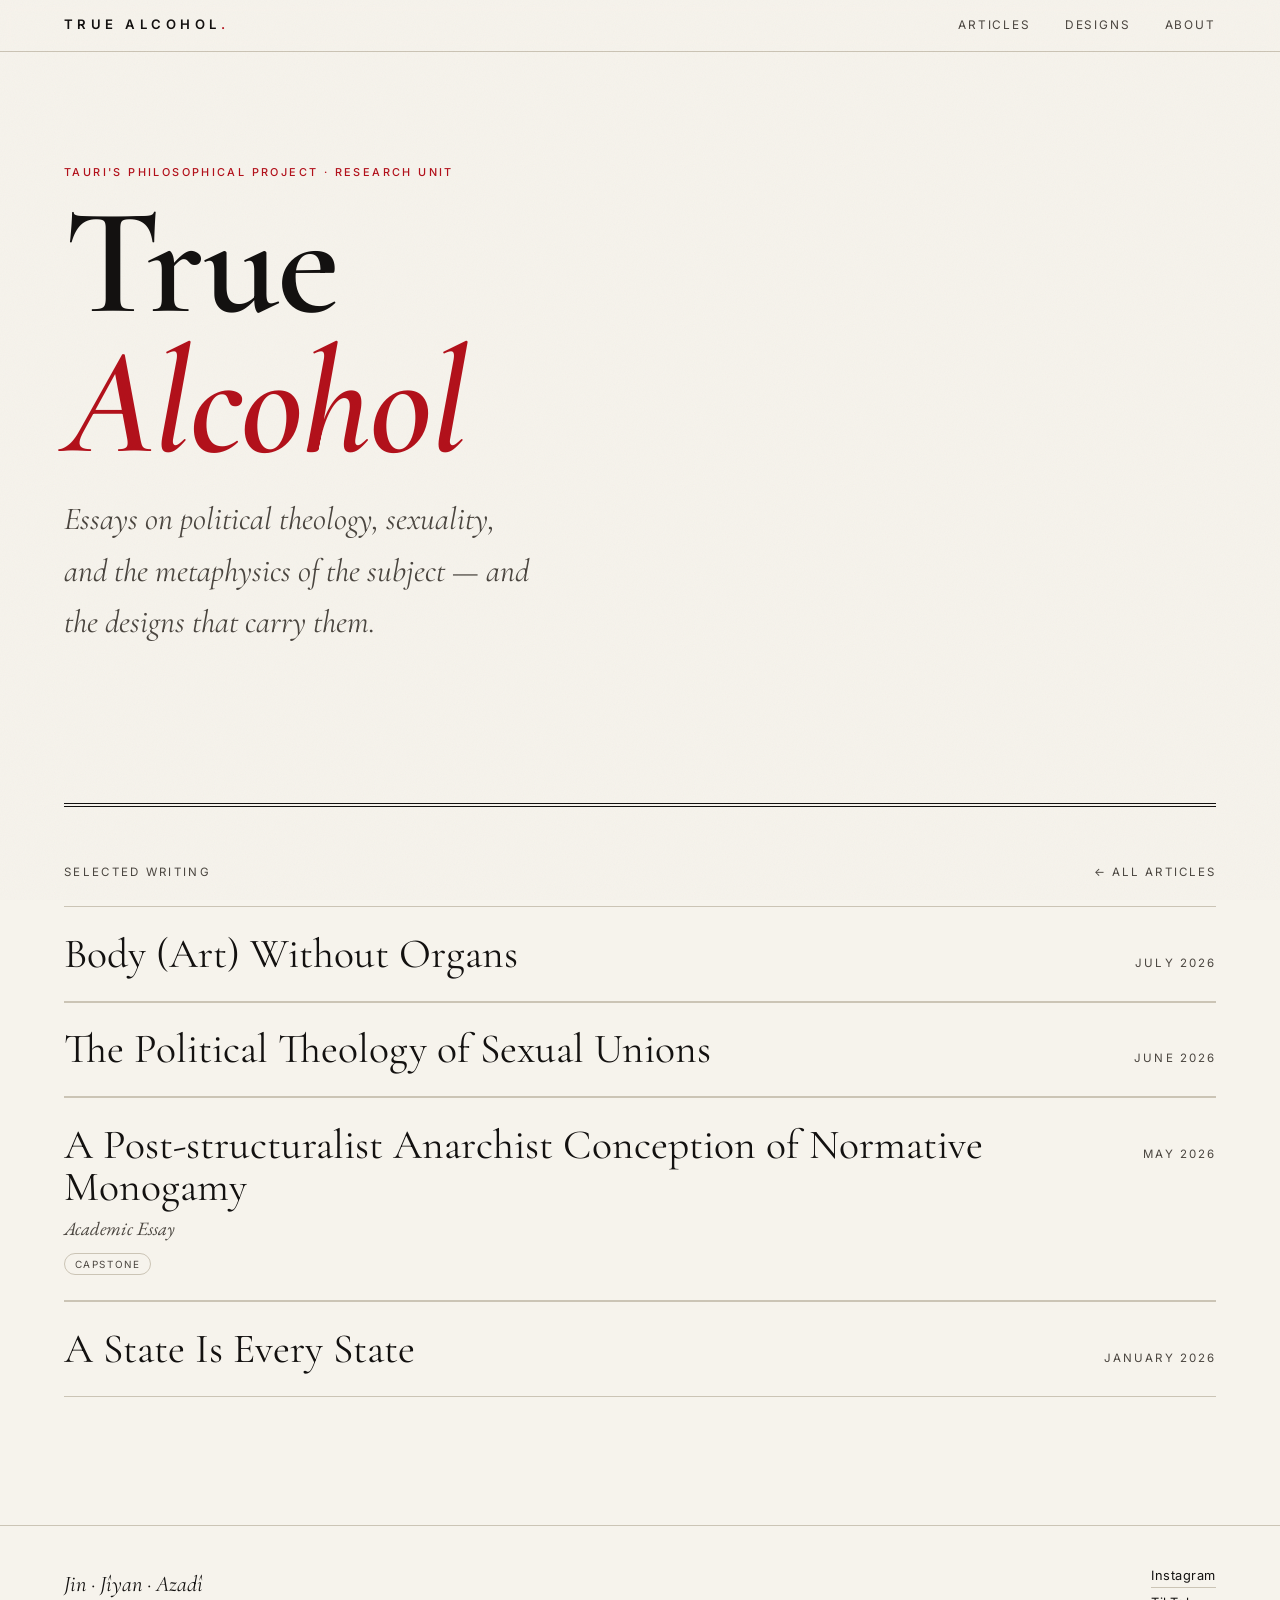
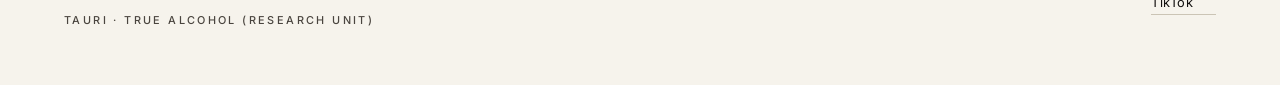
<file: index.html>
<!DOCTYPE html>
<html lang="en" data-year="2026">
<head>
  <meta charset="utf-8">
  <meta name="viewport" content="width=device-width, initial-scale=1">
  <title>True Alcohol — Tauri's Philosophical Project</title>
  <link rel="icon" href="assets/img/portrait.jpg">
  <meta name="description" content="Tauri's Philosophical Project. Essays, research, and design from the True Alcohol Research Unit.">
  <link rel="preconnect" href="https://fonts.googleapis.com">
  <link rel="preconnect" href="https://fonts.gstatic.com" crossorigin>
  <link href="https://fonts.googleapis.com/css2?family=Cormorant+Garamond:ital,wght@0,400;0,500;0,600;0,700;1,400;1,500;1,600&family=EB+Garamond:ital,wght@0,400;0,500;1,400&family=Inter:wght@400;500;600&family=UnifrakturCook:wght@700&display=swap" rel="stylesheet">
  <link rel="stylesheet" href="assets/css/style.css">
</head>
<body>
  <div id="site-head"></div>

  <main>
    <section class="hero wrap">
      <p class="eyebrow">Tauri's Philosophical Project · Research Unit</p>
      <h1 class="hero__mark">True<br><em>Alcohol</em></h1>
      <p class="hero__sub">Essays on political theology, sexuality, and the metaphysics of the subject — and the designs that carry them.</p>
    </section>

    <div class="wrap">
      <hr class="rule rule--double">
      <div class="creditblock" style="justify-content:space-between">
        <span>Selected Writing</span>
        <span><a class="backlink" href="articles.html" style="border:0">All articles</a></span>
      </div>
      <div id="article-list" data-limit="4" style="margin-top:1.5rem"></div>
    </div>
  </main>

  <div id="site-foot"></div>

  <script src="assets/js/site.js"></script>
  <script src="assets/js/articles.js"></script>
</body>
</html>
</file>
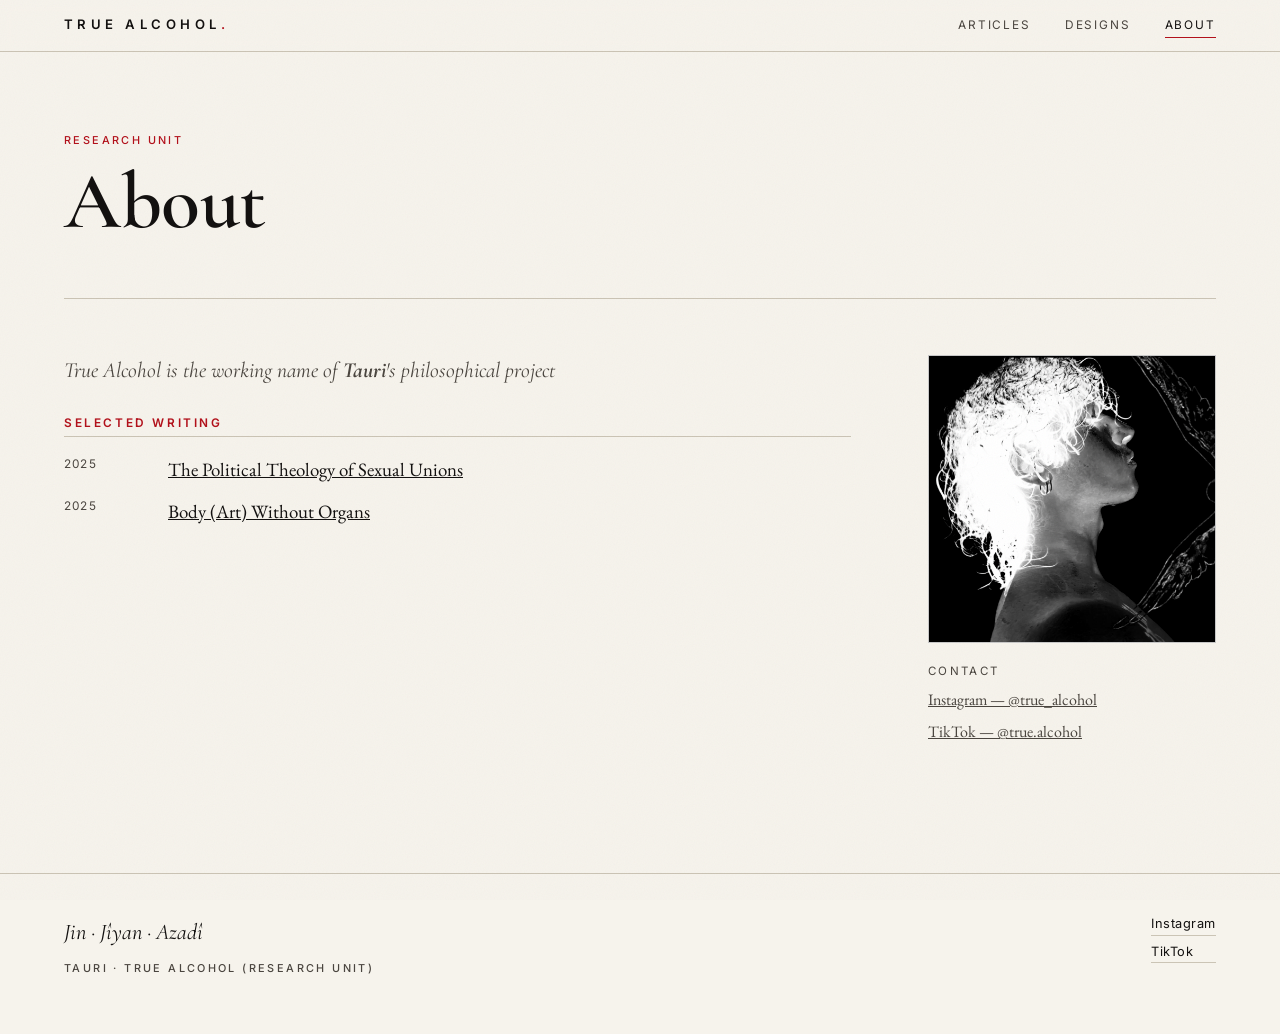
<file: about.html>
<!DOCTYPE html>
<html lang="en" data-year="2026">
<head>
  <meta charset="utf-8">
  <meta name="viewport" content="width=device-width, initial-scale=1">
  <title>About — True Alcohol</title>
  <link rel="icon" href="assets/img/portrait.jpg">
  <meta name="description" content="About Tauri and the True Alcohol Research Unit.">
  <link rel="preconnect" href="https://fonts.googleapis.com">
  <link rel="preconnect" href="https://fonts.gstatic.com" crossorigin>
  <link href="https://fonts.googleapis.com/css2?family=Cormorant+Garamond:ital,wght@0,400;0,500;0,600;0,700;1,400;1,500;1,600&family=EB+Garamond:ital,wght@0,400;0,500;1,400&family=Inter:wght@400;500;600&family=UnifrakturCook:wght@700&display=swap" rel="stylesheet">
  <link rel="stylesheet" href="assets/css/style.css">
</head>
<body>
  <div id="site-head"></div>

  <main class="wrap">
    <header class="article-head">
      <p class="eyebrow">Research Unit</p>
      <h1 class="article-title">About</h1>
      <hr class="rule">
    </header>

    <div class="about-grid">
      <div class="stack" style="--flow:1.2rem">
        <!-- ▼▼ REPLACE THIS BIO with your own text ▼▼ -->
        <p style="font-family:var(--display);font-style:italic;font-size:1.35rem;line-height:1.4;color:var(--ink-soft)">
          True Alcohol is the working name of <strong>Tauri</strong>'s philosophical project
        </p>
        <!-- <p>
          [Placeholder bio. Tell me a paragraph or two about your background, where you studied,
          what questions drive your work, and any affiliations — and I'll set it here in your voice.]
        </p>
        <p>
          The writing collected here moves between the essay and the fragment; the designs are not
          illustrations of the texts but arguments in their own right.
        </p> -->
        <!-- ▲▲ REPLACE THIS BIO ▲▲ -->

        <div class="cv">
          <!-- <h2>Research</h2>
          <ul>
            <li><span class="yr">Areas</span><span>Political theology · sexuality &amp; psychoanalysis · post-anarchism · esotericism</span></li>
            <li><span class="yr">Unit</span><span>True Alcohol (Research Unit)</span></li>
          </ul> -->

          <!-- <h2>Education</h2> -->
          <!-- <ul>
            <li><span class="yr">2026</span><span>[Degree, A]</span></li>
            <li><span class="yr">Year</span><span>[Degree, institution — replace]</span></li>
          </ul> -->

          <h2>Selected Writing</h2>
          <ul>
            <li><span class="yr">2025</span><span><a href="articles.html">The Political Theology of Sexual Unions</a></span></li>
            <li><span class="yr">2025</span><span><a href="articles.html">Body (Art) Without Organs</a></span></li>
          </ul>
        </div>
      </div>

      <aside>
        <img class="portrait" src="assets/img/portrait.jpg" alt="Portrait" style="width:100%;display:block">
        <div class="creditblock" style="margin-top:1.2rem;flex-direction:column;align-items:flex-start;gap:.4rem">
          <span>Contact</span>
          <a href="https://www.instagram.com/true_alcohol/" target="_blank" rel="noopener" style="text-transform:none;letter-spacing:0;font-family:var(--body);font-size:1rem">Instagram — @true_alcohol</a>
          <a href="https://www.tiktok.com/@true.alcohol" target="_blank" rel="noopener" style="text-transform:none;letter-spacing:0;font-family:var(--body);font-size:1rem">TikTok — @true.alcohol</a>
        </div>
      </aside>
    </div>
  </main>

  <div id="site-foot"></div>

  <script src="assets/js/site.js"></script>
</body>
</html>
</file>
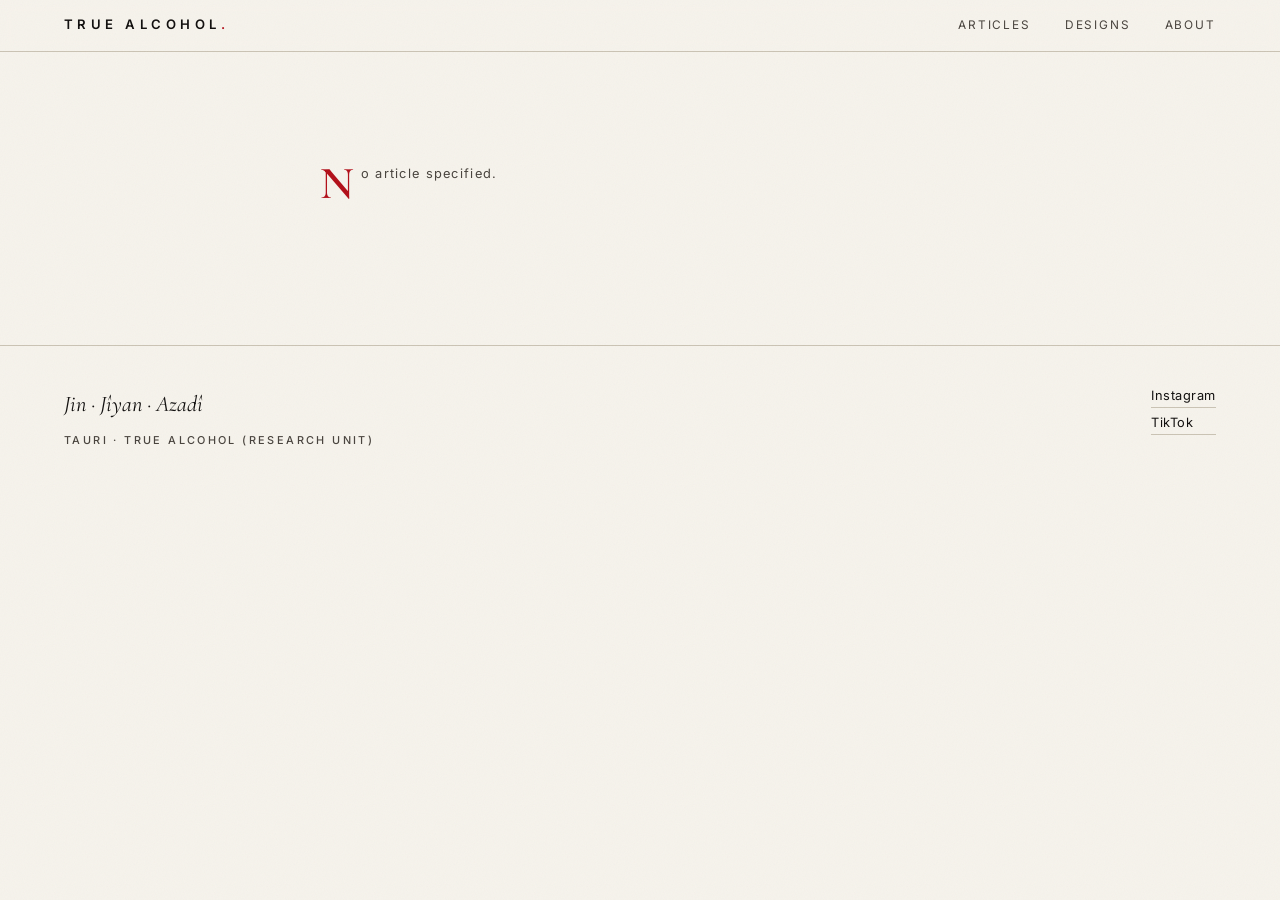
<file: article.html>
<!DOCTYPE html>
<html lang="en" data-year="2026">
<head>
  <meta charset="utf-8">
  <meta name="viewport" content="width=device-width, initial-scale=1">
  <title>True Alcohol</title>
  <link rel="icon" href="assets/img/portrait.jpg">
  <meta name="description" content="An essay from Tauri's Philosophical Project.">
  <link rel="preconnect" href="https://fonts.googleapis.com">
  <link rel="preconnect" href="https://fonts.gstatic.com" crossorigin>
  <link href="https://fonts.googleapis.com/css2?family=Cormorant+Garamond:ital,wght@0,400;0,500;0,600;0,700;1,400;1,500;1,600&family=EB+Garamond:ital,wght@0,400;0,500;1,400&family=Inter:wght@400;500;600&family=UnifrakturCook:wght@700&display=swap" rel="stylesheet">
  <link rel="stylesheet" href="assets/css/style.css">
</head>
<body>
  <div id="site-head"></div>

  <main>
    <header id="article-head" class="article-head"></header>
    <article id="article-body" class="prose wrap"><p class="loading">Loading…</p></article>
  </main>

  <div id="site-foot"></div>

  <script src="assets/js/marked.min.js"></script>
  <script src="assets/js/site.js"></script>
  <script src="assets/js/articles.js"></script>
  <script src="assets/js/article.js"></script>
</body>
</html>
</file>
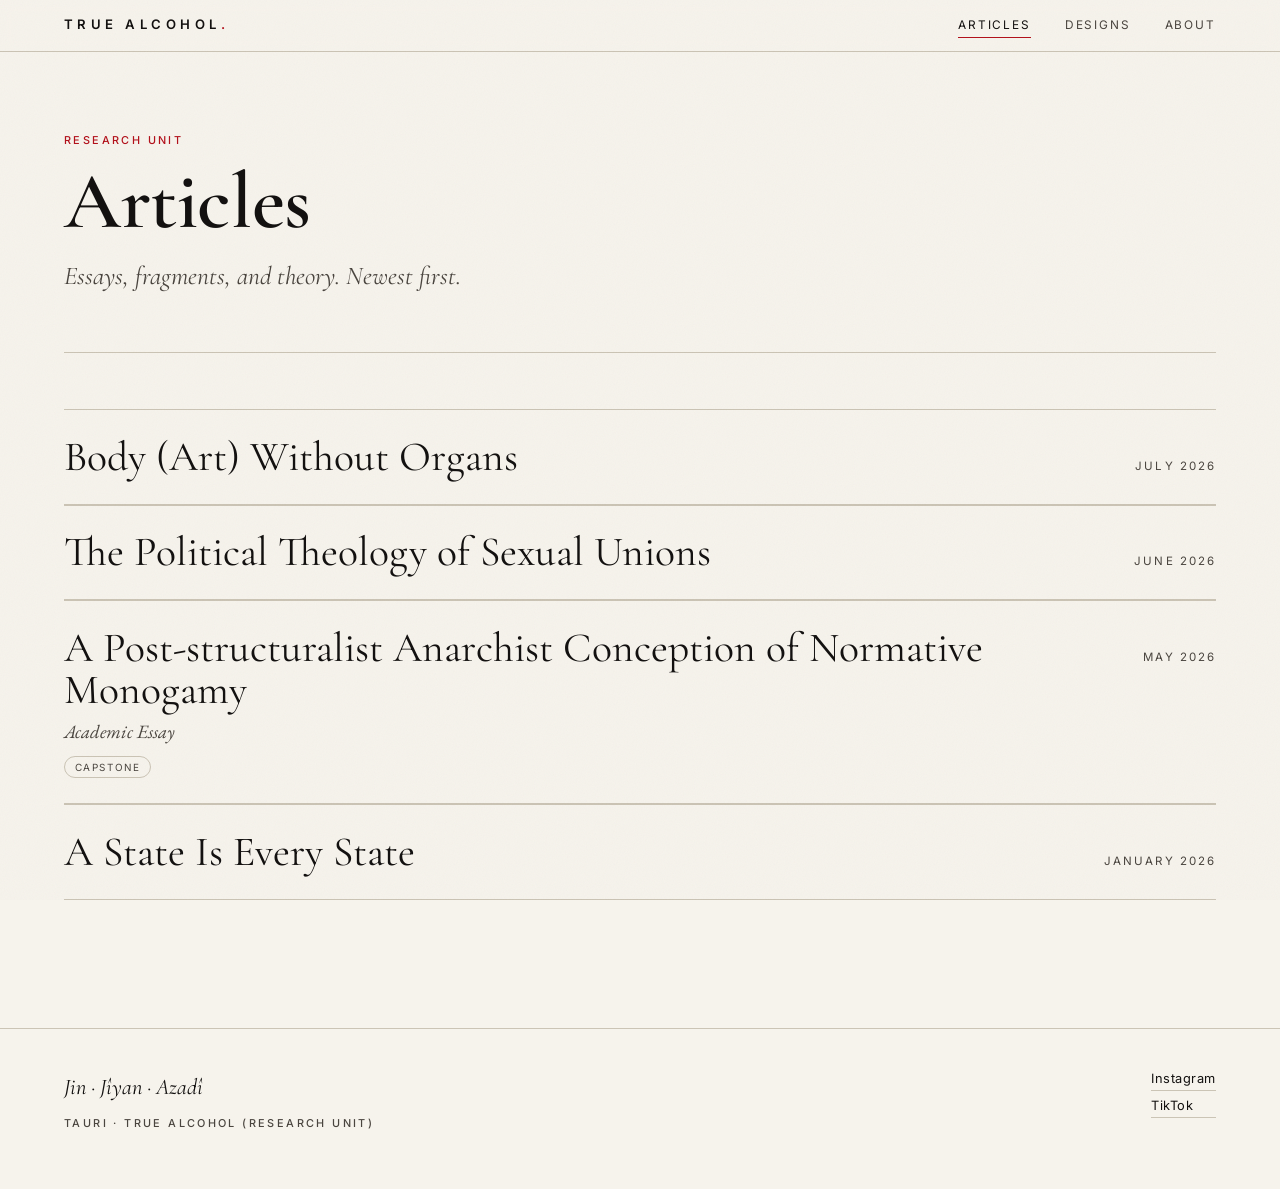
<file: articles.html>
<!DOCTYPE html>
<html lang="en" data-year="2026">
<head>
  <meta charset="utf-8">
  <meta name="viewport" content="width=device-width, initial-scale=1">
  <title>Articles — True Alcohol</title>
  <link rel="icon" href="assets/img/portrait.jpg">
  <meta name="description" content="Essays and research from Tauri's Philosophical Project.">
  <link rel="preconnect" href="https://fonts.googleapis.com">
  <link rel="preconnect" href="https://fonts.gstatic.com" crossorigin>
  <link href="https://fonts.googleapis.com/css2?family=Cormorant+Garamond:ital,wght@0,400;0,500;0,600;0,700;1,400;1,500;1,600&family=EB+Garamond:ital,wght@0,400;0,500;1,400&family=Inter:wght@400;500;600&family=UnifrakturCook:wght@700&display=swap" rel="stylesheet">
  <link rel="stylesheet" href="assets/css/style.css">
</head>
<body>
  <div id="site-head"></div>

  <main class="wrap">
    <header class="article-head">
      <p class="eyebrow">Research Unit</p>
      <h1 class="article-title">Articles</h1>
      <p class="article-sub">Essays, fragments, and theory. Newest first.</p>
      <hr class="rule">
    </header>
    <div id="article-list"><p class="loading">Loading…</p></div>
  </main>

  <div id="site-foot"></div>

  <script src="assets/js/site.js"></script>
  <script src="assets/js/articles.js"></script>
</body>
</html>
</file>
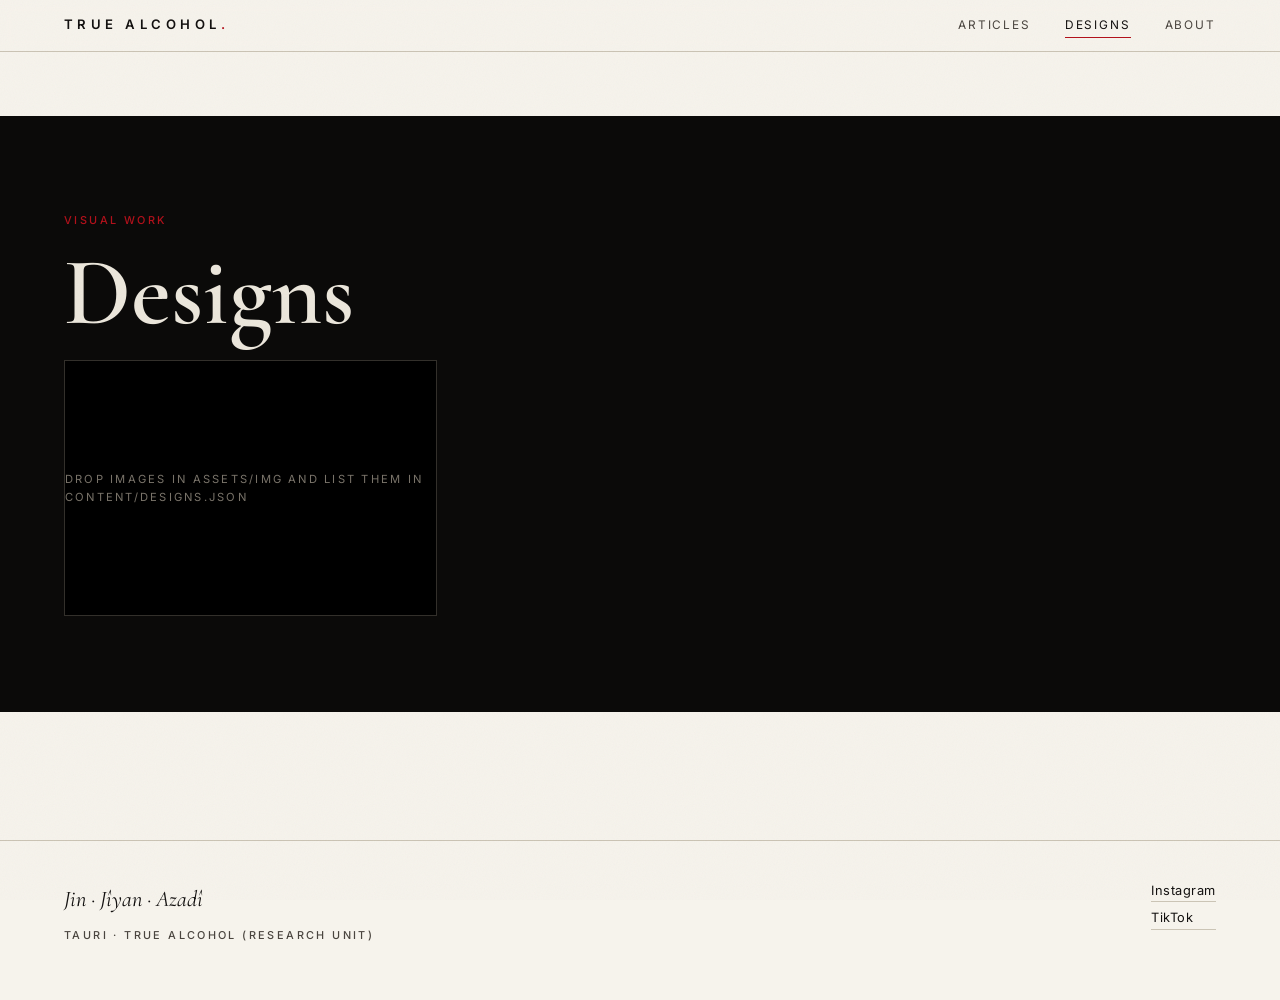
<file: designs.html>
<!DOCTYPE html>
<html lang="en" data-year="2026">
<head>
  <meta charset="utf-8">
  <meta name="viewport" content="width=device-width, initial-scale=1">
  <title>Designs — True Alcohol</title>
  <link rel="icon" href="assets/img/portrait.jpg">
  <meta name="description" content="Covers, plates, and visual work from the True Alcohol Research Unit.">
  <link rel="preconnect" href="https://fonts.googleapis.com">
  <link rel="preconnect" href="https://fonts.gstatic.com" crossorigin>
  <link href="https://fonts.googleapis.com/css2?family=Cormorant+Garamond:ital,wght@0,400;0,500;0,600;0,700;1,400;1,500;1,600&family=EB+Garamond:ital,wght@0,400;0,500;1,400&family=Inter:wght@400;500;600&family=UnifrakturCook:wght@700&display=swap" rel="stylesheet">
  <link rel="stylesheet" href="assets/css/style.css">
</head>
<body>
  <div id="site-head"></div>

  <main>
    <section class="gallery-section">
      <div class="wrap">
        <header class="gallery-head">
          <p class="eyebrow">Visual Work</p>
          <h1>Designs</h1>
        </header>
        <div id="gallery" class="gallery"><div class="plate plate--placeholder">Loading…</div></div>
      </div>
    </section>
  </main>

  <div id="site-foot"></div>

  <script src="assets/js/site.js"></script>
  <script src="assets/js/articles.js"></script>
  <script src="assets/js/designs.js"></script>
</body>
</html>
</file>
<file: assets/css/style.css>
/* =========================================================================
   TRUE ALCOHOL — Tauri's Philosophical Project
   Design system: samizdat / critical-theory zine
   B&W paper base · high-contrast serif · rare red accent · photocopy grain
   ========================================================================= */

:root {
  /* Ink & paper */
  --paper:      #f6f3ec;   /* warm off-white, printed feel */
  --paper-2:    #efeade;   /* slightly deeper panel        */
  --ink:        #131110;   /* near-black text              */
  --ink-soft:   #4a453f;   /* secondary text               */
  --hair:       #cbc4b5;   /* hairline rules               */
  --red:        #b3111b;   /* the one accent               */

  /* Inverted (dark) surfaces */
  --void:       #0b0a09;
  --void-ink:   #ece7dc;
  --void-hair:  #33302b;

  /* Type */
  --display: "Cormorant Garamond", Georgia, "Times New Roman", serif;
  --body:    "EB Garamond", Georgia, "Times New Roman", serif;
  --meta:    "Inter", ui-sans-serif, system-ui, "Helvetica Neue", Arial, sans-serif;
  --fraktur: "UnifrakturCook", var(--display);

  --measure: 40rem;        /* reading column width */
  --gutter:  clamp(1.25rem, 4vw, 3rem);
  --maxw:    72rem;
}

/* ------------------------------------------------------------------ reset */
*, *::before, *::after { box-sizing: border-box; }
html { -webkit-text-size-adjust: 100%; }
body {
  margin: 0;
  background: var(--paper);
  color: var(--ink);
  font-family: var(--body);
  font-size: clamp(1.02rem, 0.55vw + 0.9rem, 1.18rem);
  line-height: 1.62;
  font-feature-settings: "liga" 1, "onum" 1, "kern" 1;
  text-rendering: optimizeLegibility;
  -webkit-font-smoothing: antialiased;
}
img { max-width: 100%; height: auto; display: block; }
a { color: inherit; }
h1, h2, h3, h4 { font-family: var(--display); font-weight: 600; line-height: 1.06; margin: 0; }
p { margin: 0 0 1.1em; }

/* photocopy grain overlay -------------------------------------------------- */
body::after {
  content: "";
  position: fixed; inset: 0;
  pointer-events: none;
  z-index: 9999;
  opacity: .045;
  mix-blend-mode: multiply;
  background-image: url("data:image/svg+xml,%3Csvg xmlns='http://www.w3.org/2000/svg' width='160' height='160'%3E%3Cfilter id='n'%3E%3CfeTurbulence type='fractalNoise' baseFrequency='0.9' numOctaves='2' stitchTiles='stitch'/%3E%3C/filter%3E%3Crect width='100%25' height='100%25' filter='url(%23n)'/%3E%3C/svg%3E");
}

/* ---------------------------------------------------------------- layout */
.wrap { width: min(100% - 2 * var(--gutter), var(--maxw)); margin-inline: auto; }
.measure { max-width: var(--measure); }
.stack > * + * { margin-top: var(--flow, 1.1rem); }

/* meta / eyebrow / credit text ------------------------------------------- */
.meta, .eyebrow, .credit {
  font-family: var(--meta);
  font-weight: 500;
  letter-spacing: .22em;
  text-transform: uppercase;
  font-size: .68rem;
  color: var(--ink-soft);
}
.eyebrow { color: var(--red); }

/* ------------------------------------------------------------------- nav */
.site-head {
  position: sticky; top: 0; z-index: 100;
  background: color-mix(in srgb, var(--paper) 88%, transparent);
  backdrop-filter: saturate(120%) blur(6px);
  border-bottom: 1px solid var(--hair);
}
.site-head__inner {
  display: flex; align-items: baseline; justify-content: space-between;
  gap: 1rem; padding: .85rem 0;
}
.brand {
  font-family: var(--meta);
  font-weight: 600;
  letter-spacing: .34em;
  text-transform: uppercase;
  font-size: .82rem;
  text-decoration: none;
  white-space: nowrap;
}
.brand .dot { color: var(--red); }
.nav { display: flex; gap: clamp(.9rem, 3vw, 2.1rem); align-items: baseline; }
.nav a {
  font-family: var(--meta);
  font-size: .74rem;
  letter-spacing: .16em;
  text-transform: uppercase;
  text-decoration: none;
  color: var(--ink-soft);
  padding-bottom: 2px;
  border-bottom: 1px solid transparent;
  transition: color .15s, border-color .15s;
}
.nav a:hover, .nav a[aria-current="page"] { color: var(--ink); border-color: var(--red); }

/* ---------------------------------------------------------------- footer */
.site-foot {
  margin-top: clamp(4rem, 10vw, 8rem);
  border-top: 1px solid var(--hair);
  padding: 2.5rem 0 3.5rem;
}
.site-foot__inner { display: flex; flex-wrap: wrap; gap: 1.5rem 3rem; justify-content: space-between; align-items: flex-start; }
.site-foot .slogan { font-family: var(--display); font-style: italic; font-size: 1.4rem; }
.site-foot a { text-decoration: none; border-bottom: 1px solid var(--hair); }
.site-foot a:hover { border-color: var(--red); }
.foot-links { display: flex; flex-direction: column; gap: .35rem; font-family: var(--meta); font-size: .8rem; letter-spacing: .04em; }

/* ------------------------------------------------------------- hero/home */
.hero { padding: clamp(3rem, 9vw, 7rem) 0 clamp(2rem, 5vw, 4rem); }
.hero__mark {
  font-family: var(--display);
  font-weight: 600;
  font-size: clamp(3.2rem, 13vw, 9.5rem);
  line-height: .92;
  letter-spacing: -.01em;
  margin: 0;
}
.hero__mark em { font-style: italic; color: var(--red); }
.hero__sub {
  font-family: var(--display); font-style: italic;
  font-size: clamp(1.3rem, 3vw, 2rem);
  color: var(--ink-soft);
  max-width: 34ch;
  margin-top: 1.2rem;
}
.rule { height: 1px; background: var(--hair); border: 0; margin: clamp(2rem,5vw,3.5rem) 0; }
.rule--double { height: 4px; border-top: 1px solid var(--ink); border-bottom: 1px solid var(--ink); background: transparent; }

/* credit block (signature) ------------------------------------------------ */
.creditblock {
  display: flex; flex-wrap: wrap; gap: .4rem 1.2rem; align-items: center;
  font-family: var(--meta); font-size: .72rem; letter-spacing: .2em; text-transform: uppercase;
  color: var(--ink-soft);
}
.creditblock .sep { color: var(--red); }

/* ---------------------------------------------------------- article list */
.entry-list { list-style: none; margin: 0; padding: 0; }
.entry {
  display: grid;
  grid-template-columns: 1fr auto;
  gap: .3rem 2rem;
  align-items: baseline;
  padding: 1.6rem 0;
  border-bottom: 1px solid var(--hair);
  text-decoration: none;
  color: inherit;
}
.entry:first-child { border-top: 1px solid var(--hair); }
.entry__title { font-family: var(--display); font-size: clamp(1.6rem, 4vw, 2.6rem); line-height: 1.02; transition: color .15s; }
.entry:hover .entry__title { color: var(--red); }
.entry__title em { font-style: italic; }
.entry__date { font-family: var(--meta); font-size: .72rem; letter-spacing: .18em; text-transform: uppercase; color: var(--ink-soft); text-align: right; white-space: nowrap; }
.entry__sub { grid-column: 1 / -1; font-style: italic; color: var(--ink-soft); max-width: 60ch; margin: 0; }
.entry__tags { grid-column: 1 / -1; display: flex; gap: .5rem; flex-wrap: wrap; margin-top: .25rem; }
.tag { font-family: var(--meta); font-size: .62rem; letter-spacing: .16em; text-transform: uppercase; color: var(--ink-soft); border: 1px solid var(--hair); border-radius: 999px; padding: .12rem .6rem; }

/* --------------------------------------------------------- article page */
.article-head { padding: clamp(2.5rem, 7vw, 5rem) 0 0; }
.article-title {
  font-family: var(--display);
  font-size: clamp(2.4rem, 7vw, 5rem);
  line-height: 1.0;
  letter-spacing: -.005em;
  margin: .3rem 0 0;
}
.article-title em { font-style: italic; }
.article-sub { font-family: var(--display); font-style: italic; font-size: clamp(1.15rem, 2.5vw, 1.6rem); color: var(--ink-soft); margin-top: .8rem; }
.prose { max-width: var(--measure); margin-inline: auto; }
.prose > * + * { margin-top: 1.15rem; }
.prose h2 { font-size: 1.9rem; margin-top: 2.4rem; }
.prose h3 { font-size: 1.4rem; margin-top: 1.8rem; }
.prose h2 + p, .prose h3 + p { margin-top: .6rem; }
.prose > p:first-of-type::first-letter {
  font-family: var(--display); float: left; font-size: 3.6em; line-height: .72;
  padding: .05em .12em 0 0; color: var(--red); font-weight: 600;
}
.prose blockquote {
  margin: 1.6rem 0; padding-left: 1.4rem; border-left: 2px solid var(--red);
  font-style: italic; color: var(--ink-soft); font-size: 1.1em;
}
.prose a { text-underline-offset: 3px; text-decoration-color: var(--red); }
.prose hr { border: 0; height: 1px; background: var(--hair); margin: 2.4rem 0; }
.prose img { margin: 2rem auto; filter: grayscale(1) contrast(1.05); }
.prose figcaption, .prose img + em { display: block; text-align: center; font-size: .8rem; color: var(--ink-soft); }
.prose code { font-family: ui-monospace, "SF Mono", Menlo, monospace; font-size: .86em; background: var(--paper-2); padding: .1em .35em; }

.backlink { font-family: var(--meta); font-size: .72rem; letter-spacing: .18em; text-transform: uppercase; color: var(--ink-soft); text-decoration: none; }
.backlink:hover { color: var(--red); }
.backlink::before { content: "← "; }

/* ------------------------------------------------------ designs gallery */
.gallery-section { background: var(--void); color: var(--void-ink); margin-top: clamp(2rem,6vw,4rem); }
.gallery-section .site-foot { display: none; }
.gallery-head { padding: clamp(3rem,8vw,6rem) 0 1rem; }
.gallery-head h1 { font-family: var(--display); font-size: clamp(2.6rem,8vw,6rem); }
.gallery-head .eyebrow { color: var(--red); }
.gallery {
  columns: 3 16rem;
  column-gap: 1rem;
  padding-bottom: clamp(3rem,8vw,6rem);
}
.plate {
  break-inside: avoid;
  margin: 0 0 1rem;
  border: 1px solid var(--void-hair);
  background: #000;
  text-decoration: none;
  color: var(--void-ink);
  display: block;
}
.plate img { filter: grayscale(1) contrast(1.08); transition: filter .25s, transform .4s; width: 100%; }
.plate:hover img { filter: grayscale(1) contrast(1.2); transform: scale(1.015); }
.plate__cap { display: flex; justify-content: space-between; gap: 1rem; padding: .6rem .75rem .8rem; border-top: 1px solid var(--void-hair); }
.plate__title { font-family: var(--display); font-style: italic; font-size: 1.05rem; }
.plate__meta { font-family: var(--meta); font-size: .6rem; letter-spacing: .16em; text-transform: uppercase; color: #8a847a; white-space: nowrap; }
.plate--placeholder { display: grid; place-items: center; min-height: 16rem; color: #7a746a; font-family: var(--meta); font-size: .7rem; letter-spacing: .2em; text-transform: uppercase; }

/* ---------------------------------------------------------------- about */
.about-grid { display: grid; grid-template-columns: minmax(0, 1fr) minmax(0, 18rem); gap: clamp(2rem, 6vw, 5rem); align-items: start; }
.about-grid .portrait { border: 1px solid var(--hair); filter: grayscale(1) contrast(1.05); }
.cv h2 { font-family: var(--meta); font-size: .74rem; letter-spacing: .22em; text-transform: uppercase; color: var(--red); border-bottom: 1px solid var(--hair); padding-bottom: .4rem; margin-top: 2rem; }
.cv ul { list-style: none; margin: .8rem 0 0; padding: 0; }
.cv li { display: grid; grid-template-columns: 5.5rem 1fr; gap: 1rem; padding: .35rem 0; }
.cv li .yr { font-family: var(--meta); font-size: .74rem; letter-spacing: .1em; color: var(--ink-soft); }

/* --------------------------------------------------------------- states */
.loading, .empty { font-family: var(--meta); font-size: .8rem; letter-spacing: .1em; color: var(--ink-soft); padding: 2rem 0; }

/* --------------------------------------------------------------- mobile */
@media (max-width: 640px) {
  .site-head__inner { flex-direction: column; gap: .5rem; align-items: flex-start; }
  .about-grid { grid-template-columns: 1fr; }
  .about-grid .portrait { max-width: 15rem; }
  .prose > p:first-of-type::first-letter { font-size: 3em; }
}
@media (prefers-reduced-motion: reduce) {
  * { transition: none !important; }
}
</file>
